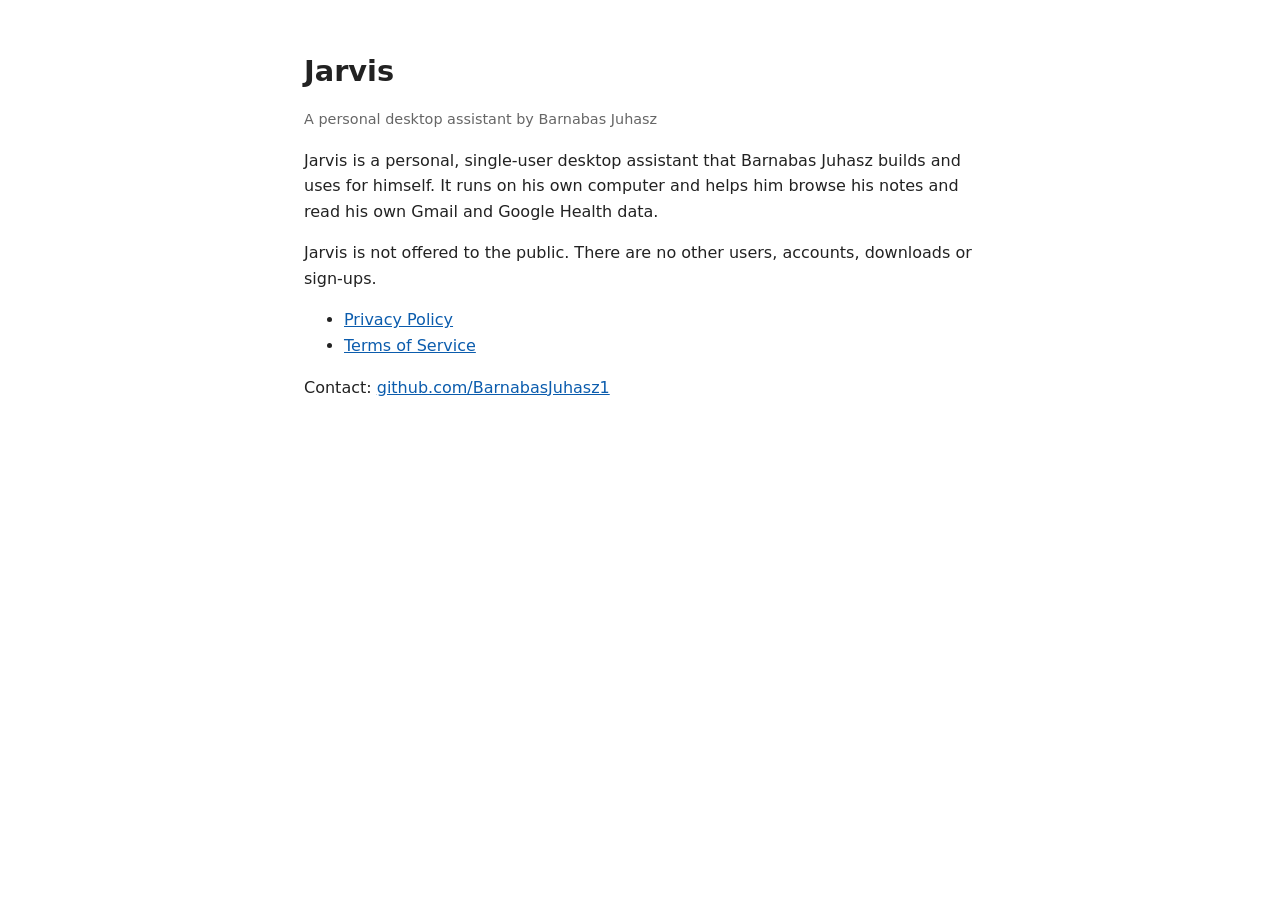
<file: index.html>
<!DOCTYPE html>
<html lang="en">
<head>
<meta charset="utf-8">
<meta name="viewport" content="width=device-width, initial-scale=1">
<title>Jarvis</title>
<link rel="stylesheet" href="style.css">
</head>
<body>
<h1>Jarvis</h1>
<p class="muted">A personal desktop assistant by Barnabas Juhasz</p>
<p>Jarvis is a personal, single-user desktop assistant that Barnabas Juhasz builds and uses for himself. It runs on his own computer and helps him browse his notes and read his own Gmail and Google Health data.</p>
<p>Jarvis is not offered to the public. There are no other users, accounts, downloads or sign-ups.</p>
<ul>
<li><a href="privacy.html">Privacy Policy</a></li>
<li><a href="terms.html">Terms of Service</a></li>
</ul>
<p>Contact: <a href="https://github.com/BarnabasJuhasz1">github.com/BarnabasJuhasz1</a></p>
</body>
</html>
</file>
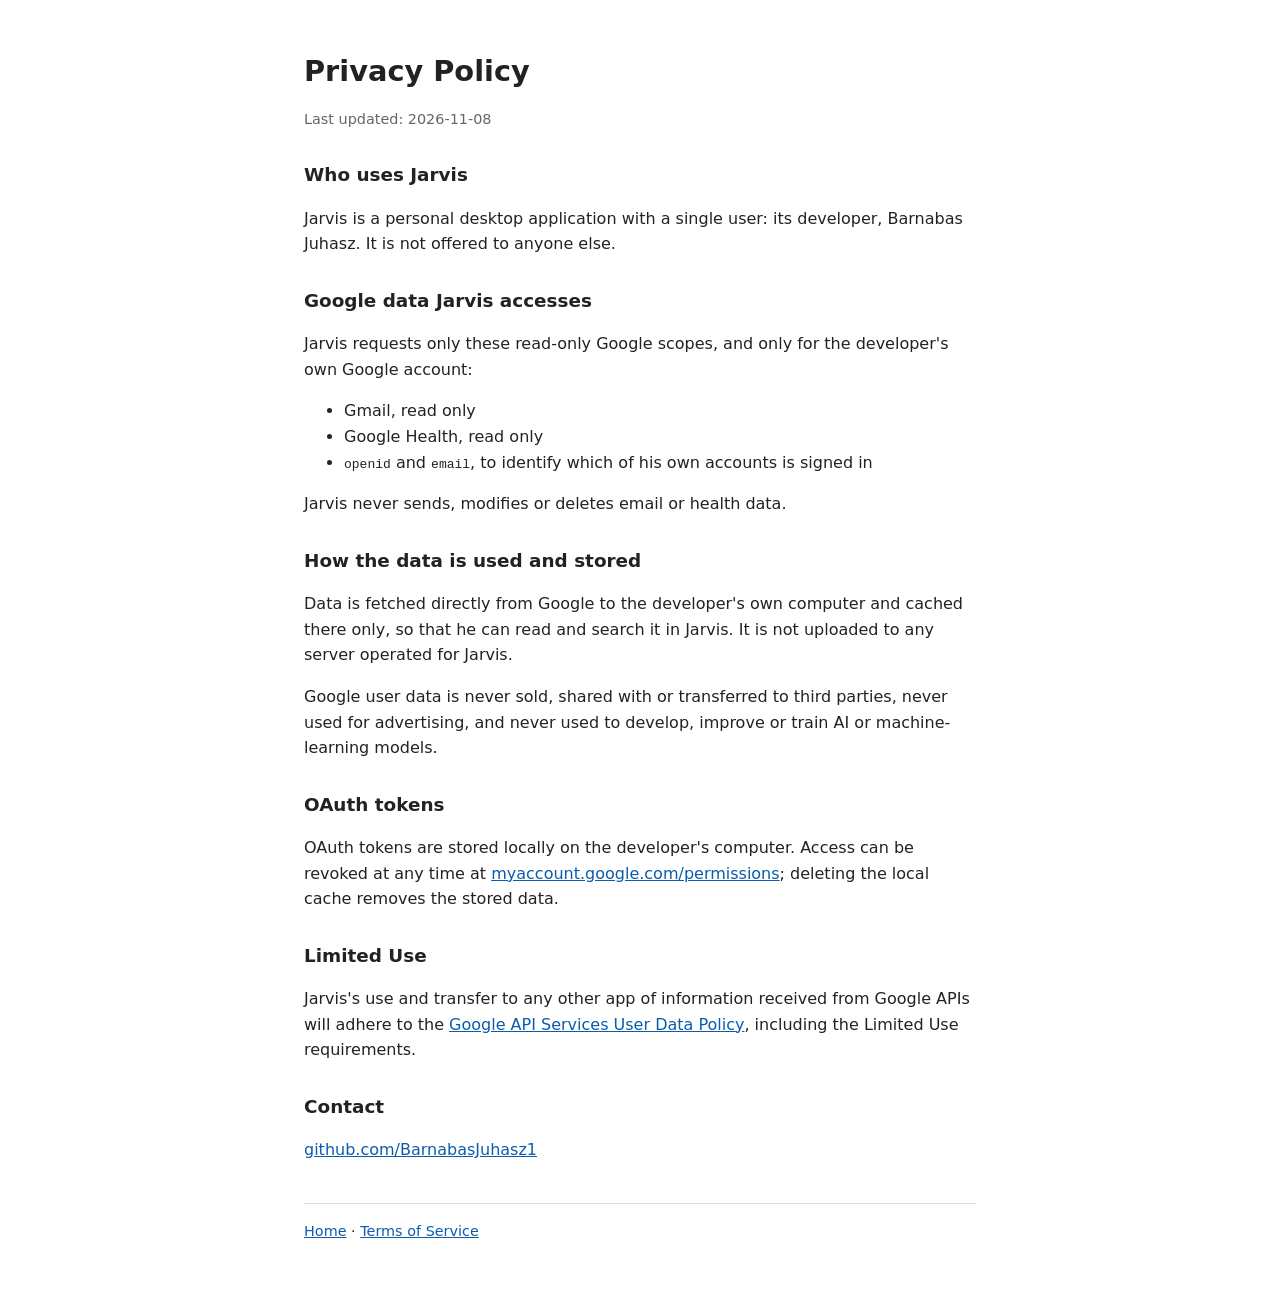
<file: privacy.html>
<!DOCTYPE html>
<html lang="en">
<head>
<meta charset="utf-8">
<meta name="viewport" content="width=device-width, initial-scale=1">
<title>Jarvis – Privacy Policy</title>
<link rel="stylesheet" href="style.css">
</head>
<body>
<h1>Privacy Policy</h1>
<p class="muted">Last updated: 2026-11-08</p>

<h2>Who uses Jarvis</h2>
<p>Jarvis is a personal desktop application with a single user: its developer, Barnabas Juhasz. It is not offered to anyone else.</p>

<h2>Google data Jarvis accesses</h2>
<p>Jarvis requests only these read-only Google scopes, and only for the developer's own Google account:</p>
<ul>
<li>Gmail, read only</li>
<li>Google Health, read only</li>
<li><code>openid</code> and <code>email</code>, to identify which of his own accounts is signed in</li>
</ul>
<p>Jarvis never sends, modifies or deletes email or health data.</p>

<h2>How the data is used and stored</h2>
<p>Data is fetched directly from Google to the developer's own computer and cached there only, so that he can read and search it in Jarvis. It is not uploaded to any server operated for Jarvis.</p>
<p>Google user data is never sold, shared with or transferred to third parties, never used for advertising, and never used to develop, improve or train AI or machine-learning models.</p>

<h2>OAuth tokens</h2>
<p>OAuth tokens are stored locally on the developer's computer. Access can be revoked at any time at <a href="https://myaccount.google.com/permissions">myaccount.google.com/permissions</a>; deleting the local cache removes the stored data.</p>

<h2>Limited Use</h2>
<p>Jarvis's use and transfer to any other app of information received from Google APIs will adhere to the <a href="https://developers.google.com/terms/api-services-user-data-policy">Google API Services User Data Policy</a>, including the Limited Use requirements.</p>

<h2>Contact</h2>
<p><a href="https://github.com/BarnabasJuhasz1">github.com/BarnabasJuhasz1</a></p>

<nav><a href="index.html">Home</a> · <a href="terms.html">Terms of Service</a></nav>
</body>
</html>
</file>
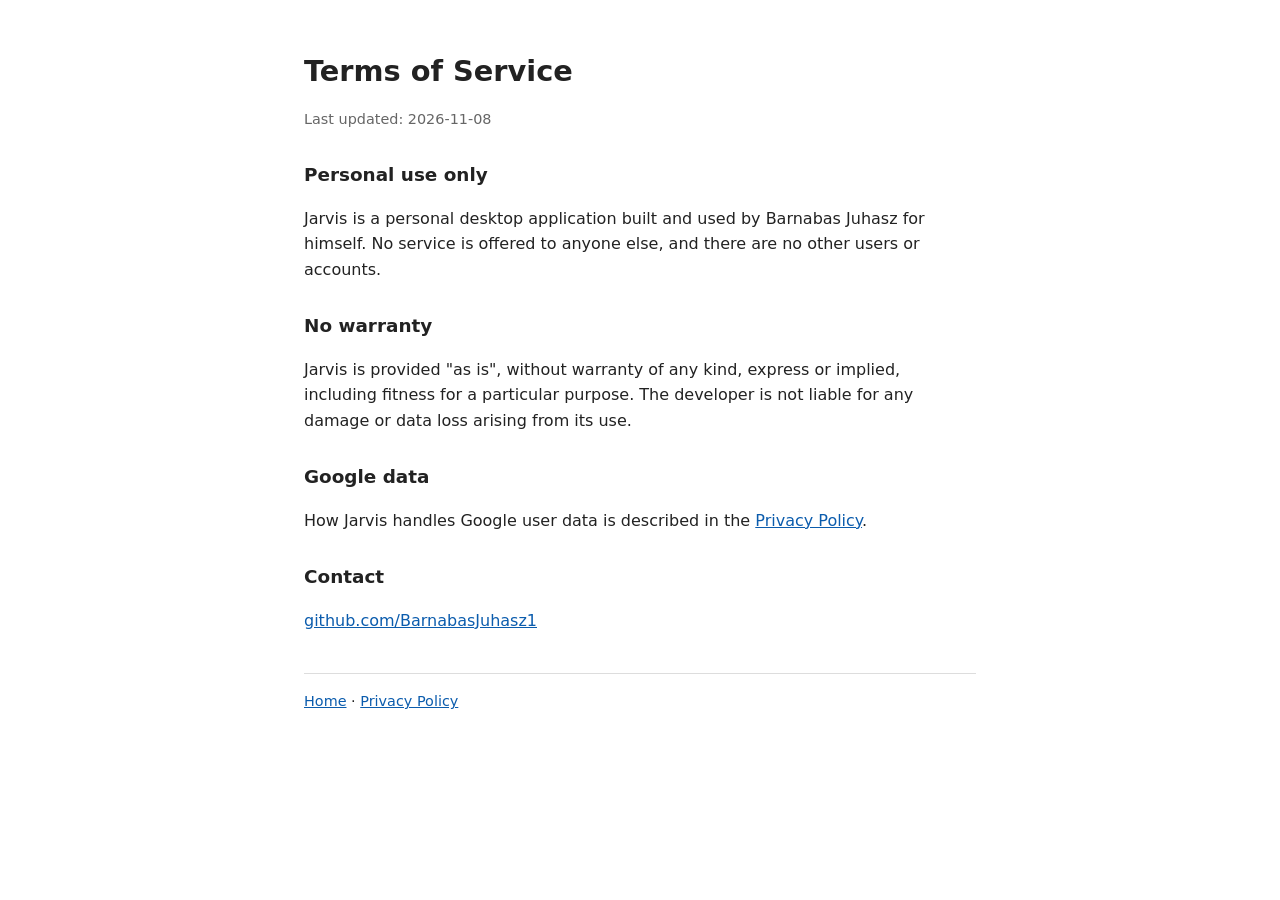
<file: terms.html>
<!DOCTYPE html>
<html lang="en">
<head>
<meta charset="utf-8">
<meta name="viewport" content="width=device-width, initial-scale=1">
<title>Jarvis – Terms of Service</title>
<link rel="stylesheet" href="style.css">
</head>
<body>
<h1>Terms of Service</h1>
<p class="muted">Last updated: 2026-11-08</p>

<h2>Personal use only</h2>
<p>Jarvis is a personal desktop application built and used by Barnabas Juhasz for himself. No service is offered to anyone else, and there are no other users or accounts.</p>

<h2>No warranty</h2>
<p>Jarvis is provided "as is", without warranty of any kind, express or implied, including fitness for a particular purpose. The developer is not liable for any damage or data loss arising from its use.</p>

<h2>Google data</h2>
<p>How Jarvis handles Google user data is described in the <a href="privacy.html">Privacy Policy</a>.</p>

<h2>Contact</h2>
<p><a href="https://github.com/BarnabasJuhasz1">github.com/BarnabasJuhasz1</a></p>

<nav><a href="index.html">Home</a> · <a href="privacy.html">Privacy Policy</a></nav>
</body>
</html>
</file>
<file: style.css>
body{font-family:system-ui,-apple-system,"Segoe UI",sans-serif;max-width:42rem;margin:3rem auto;padding:0 1.25rem;line-height:1.6;color:#222;background:#fff}
h1{font-size:1.8rem;margin-bottom:.25rem}
h2{font-size:1.15rem;margin-top:1.8rem}
.muted{color:#666;font-size:.9rem}
a{color:#0b5cad}
nav{margin-top:2.5rem;padding-top:1rem;border-top:1px solid #ddd;font-size:.9rem}
</file>
